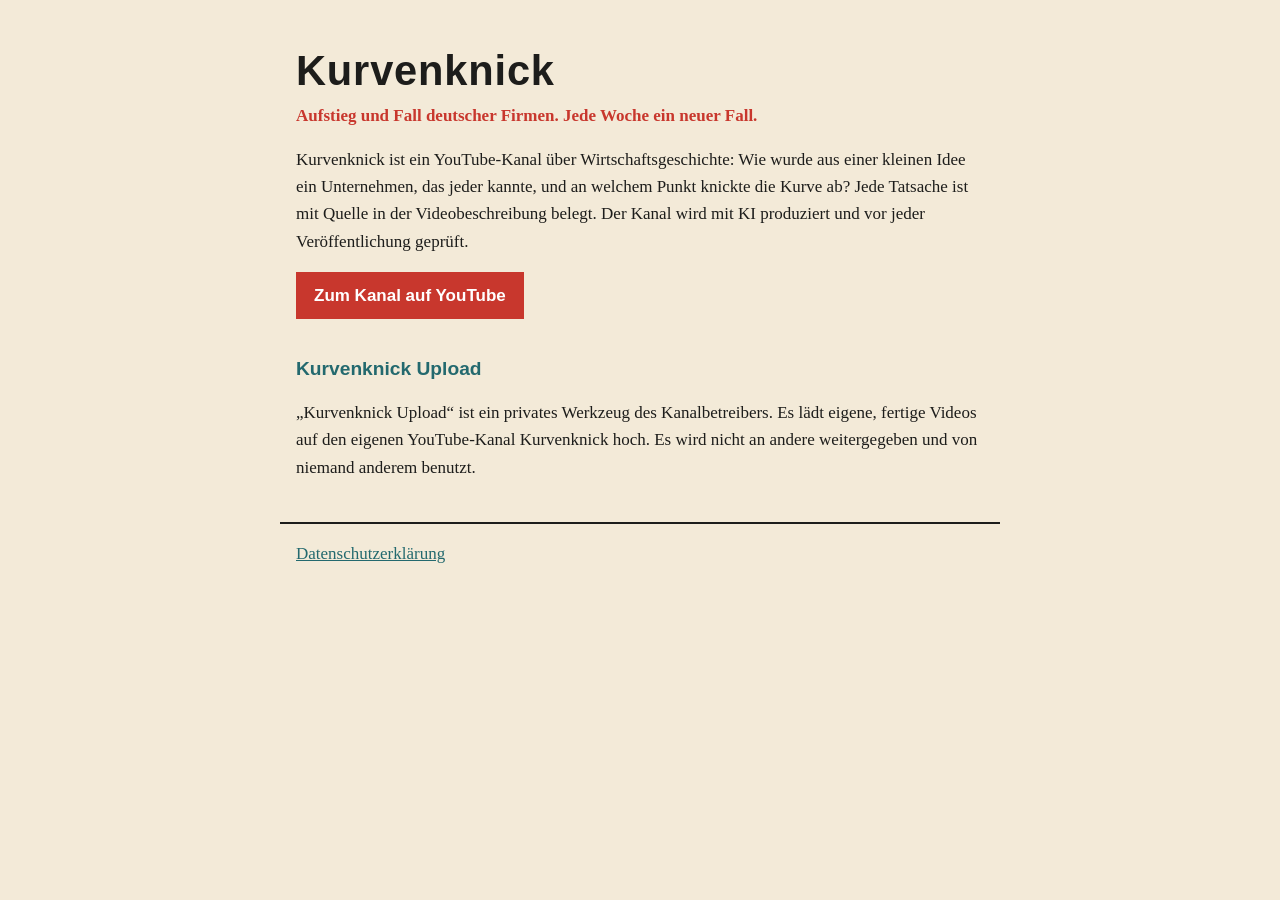
<file: index.html>
<!doctype html>
<html lang="de">
<head>
<meta charset="utf-8">
<meta name="viewport" content="width=device-width, initial-scale=1">
<title>Kurvenknick</title>
<link rel="stylesheet" href="stil.css">
</head>
<body>
<main>
  <h1>Kurvenknick</h1>
  <p class="unter">Aufstieg und Fall deutscher Firmen. Jede Woche ein neuer Fall.</p>

  <p>Kurvenknick ist ein YouTube-Kanal über Wirtschaftsgeschichte: Wie wurde aus einer kleinen Idee ein Unternehmen, das jeder kannte, und an welchem Punkt knickte die Kurve ab? Jede Tatsache ist mit Quelle in der Videobeschreibung belegt. Der Kanal wird mit KI produziert und vor jeder Veröffentlichung geprüft.</p>

  <p><a class="knopf" href="https://www.youtube.com/@kurvenknick">Zum Kanal auf YouTube</a></p>

  <h2>Kurvenknick Upload</h2>
  <p>„Kurvenknick Upload“ ist ein privates Werkzeug des Kanalbetreibers. Es lädt eigene, fertige Videos auf den eigenen YouTube-Kanal Kurvenknick hoch. Es wird nicht an andere weitergegeben und von niemand anderem benutzt.</p>
</main>
<footer>
  <a href="datenschutz.html">Datenschutzerklärung</a>
</footer>
</body>
</html>
</file>
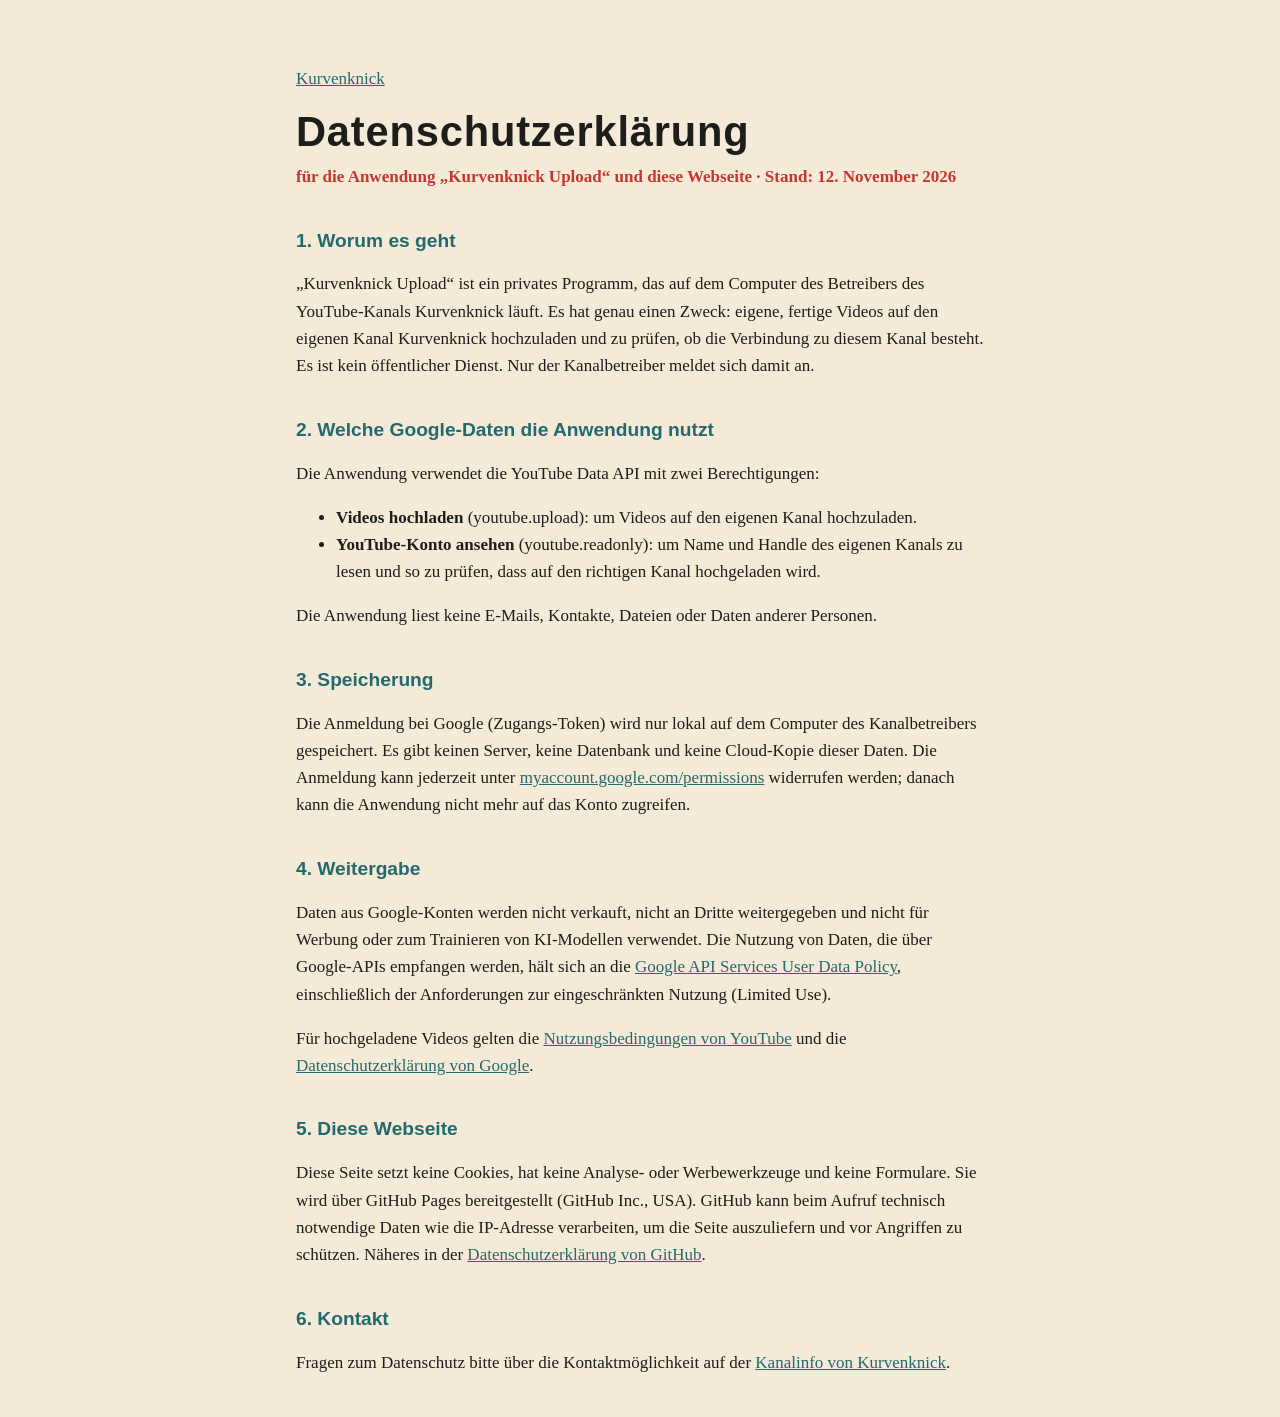
<file: datenschutz.html>
<!doctype html>
<html lang="de">
<head>
<meta charset="utf-8">
<meta name="viewport" content="width=device-width, initial-scale=1">
<title>Datenschutzerklärung · Kurvenknick</title>
<link rel="stylesheet" href="stil.css">
</head>
<body>
<main>
  <p><a href="./">Kurvenknick</a></p>
  <h1>Datenschutzerklärung</h1>
  <p class="unter">für die Anwendung „Kurvenknick Upload“ und diese Webseite · Stand: 12. November 2026</p>

  <h2>1. Worum es geht</h2>
  <p>„Kurvenknick Upload“ ist ein privates Programm, das auf dem Computer des Betreibers des YouTube-Kanals Kurvenknick läuft. Es hat genau einen Zweck: eigene, fertige Videos auf den eigenen Kanal Kurvenknick hochzuladen und zu prüfen, ob die Verbindung zu diesem Kanal besteht. Es ist kein öffentlicher Dienst. Nur der Kanalbetreiber meldet sich damit an.</p>

  <h2>2. Welche Google-Daten die Anwendung nutzt</h2>
  <p>Die Anwendung verwendet die YouTube Data API mit zwei Berechtigungen:</p>
  <ul>
    <li><strong>Videos hochladen</strong> (youtube.upload): um Videos auf den eigenen Kanal hochzuladen.</li>
    <li><strong>YouTube-Konto ansehen</strong> (youtube.readonly): um Name und Handle des eigenen Kanals zu lesen und so zu prüfen, dass auf den richtigen Kanal hochgeladen wird.</li>
  </ul>
  <p>Die Anwendung liest keine E-Mails, Kontakte, Dateien oder Daten anderer Personen.</p>

  <h2>3. Speicherung</h2>
  <p>Die Anmeldung bei Google (Zugangs-Token) wird nur lokal auf dem Computer des Kanalbetreibers gespeichert. Es gibt keinen Server, keine Datenbank und keine Cloud-Kopie dieser Daten. Die Anmeldung kann jederzeit unter <a href="https://myaccount.google.com/permissions">myaccount.google.com/permissions</a> widerrufen werden; danach kann die Anwendung nicht mehr auf das Konto zugreifen.</p>

  <h2>4. Weitergabe</h2>
  <p>Daten aus Google-Konten werden nicht verkauft, nicht an Dritte weitergegeben und nicht für Werbung oder zum Trainieren von KI-Modellen verwendet. Die Nutzung von Daten, die über Google-APIs empfangen werden, hält sich an die <a href="https://developers.google.com/terms/api-services-user-data-policy">Google API Services User Data Policy</a>, einschließlich der Anforderungen zur eingeschränkten Nutzung (Limited Use).</p>
  <p>Für hochgeladene Videos gelten die <a href="https://www.youtube.com/t/terms">Nutzungsbedingungen von YouTube</a> und die <a href="https://policies.google.com/privacy">Datenschutzerklärung von Google</a>.</p>

  <h2>5. Diese Webseite</h2>
  <p>Diese Seite setzt keine Cookies, hat keine Analyse- oder Werbewerkzeuge und keine Formulare. Sie wird über GitHub Pages bereitgestellt (GitHub Inc., USA). GitHub kann beim Aufruf technisch notwendige Daten wie die IP-Adresse verarbeiten, um die Seite auszuliefern und vor Angriffen zu schützen. Näheres in der <a href="https://docs.github.com/de/site-policy/privacy-policies/github-general-privacy-statement">Datenschutzerklärung von GitHub</a>.</p>

  <h2>6. Kontakt</h2>
  <p>Fragen zum Datenschutz bitte über die Kontaktmöglichkeit auf der <a href="https://www.youtube.com/@kurvenknick/about">Kanalinfo von Kurvenknick</a>.</p>
</main>
</body>
</html>
</file>
<file: stil.css>
:root { --papier: #f3ead8; --tinte: #1d1d1b; --rot: #c8372d; --petrol: #23696e; }
* { box-sizing: border-box; }
body { margin: 0; background: var(--papier); color: var(--tinte); font: 17px/1.6 Georgia, "Times New Roman", serif; }
main { max-width: 720px; margin: 0 auto; padding: 48px 16px 24px; }
h1 { font: 700 2.6rem/1.1 Impact, "Arial Narrow", sans-serif; letter-spacing: .02em; margin: 0 0 8px; }
h2 { font: 700 1.2rem/1.3 "Segoe UI", Arial, sans-serif; color: var(--petrol); margin-top: 2em; }
.unter { color: var(--rot); font-weight: 700; margin-top: 0; }
a { color: var(--petrol); }
.knopf { display: inline-block; background: var(--rot); color: #fff; padding: 10px 18px; text-decoration: none; font-family: "Segoe UI", Arial, sans-serif; font-weight: 700; }
footer { max-width: 720px; margin: 0 auto; padding: 16px 16px 48px; border-top: 2px solid var(--tinte); }
</file>
